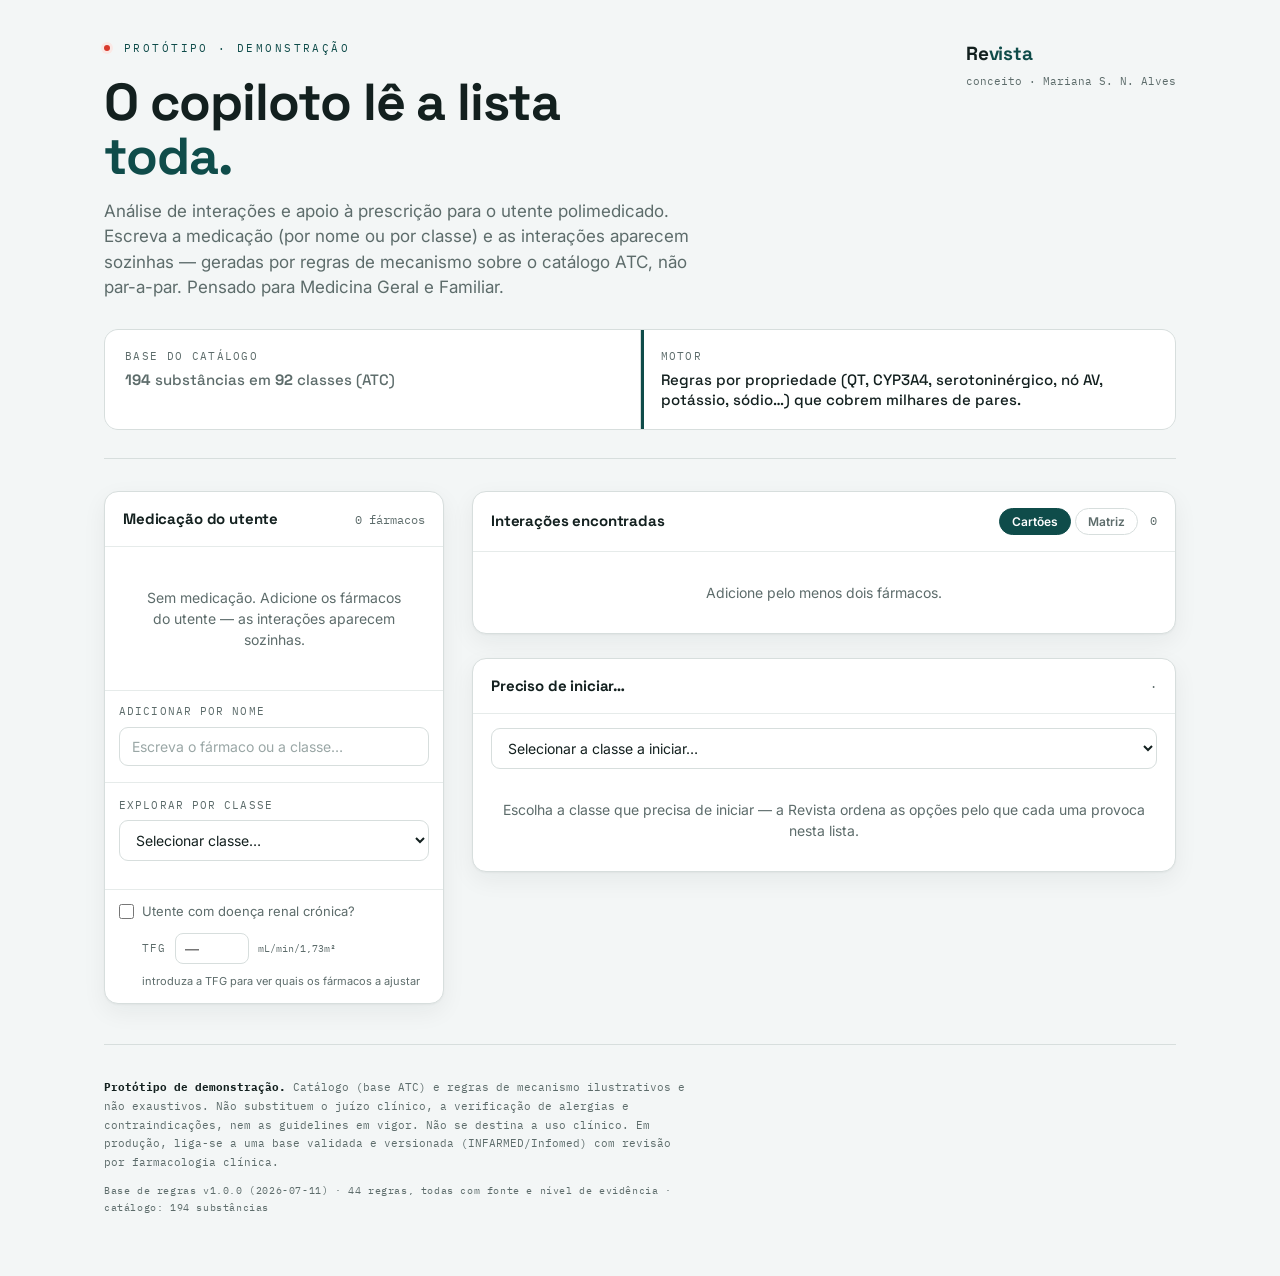
<file: index.html>
<!DOCTYPE html>
<html lang="pt">
<head>
<meta charset="UTF-8">
<meta name="viewport" content="width=device-width, initial-scale=1.0">
<title>Revista — análise de interações em polimedicação</title>
<meta name="description" content="Protótipo de análise de interações medicamentosas e apoio à prescrição para o utente polimedicado. Motor por mecanismo sobre o catálogo ATC. Pensado para Medicina Geral e Familiar.">
<link rel="preconnect" href="https://fonts.googleapis.com">
<link rel="preconnect" href="https://fonts.gstatic.com" crossorigin>
<link href="https://fonts.googleapis.com/css2?family=Space+Grotesk:wght@400;500;700&family=Inter:wght@400;500;600&family=IBM+Plex+Mono:wght@400;500&display=swap" rel="stylesheet">
<link rel="stylesheet" href="css/styles.css">
<style>
  .clsline{font-family:"IBM Plex Mono",monospace;font-size:10px;color:var(--muted);text-transform:uppercase;letter-spacing:.06em}
  .browserow{padding:14px 14px 16px;border-top:1px solid var(--line-soft)}
  .browserow label{font-family:"IBM Plex Mono",monospace;font-size:11px;letter-spacing:.1em;text-transform:uppercase;color:var(--muted);display:block;margin-bottom:7px}
  .clsmembers{margin-top:12px;display:flex;flex-direction:column;gap:6px;max-height:280px;overflow-y:auto}
  .clsmember{display:flex;align-items:center;gap:10px;padding:7px 9px;border:1px solid var(--line-soft);border-radius:9px}
  .clsmember .t{flex:1;font-size:14px;font-weight:500}
  .clsmember .add{border:0;background:var(--petrol-soft);color:var(--petrol);font-weight:600;
    border-radius:7px;padding:5px 11px;cursor:pointer;font-family:"Inter",sans-serif;font-size:13px}
  .clsmember .add:hover{background:var(--petrol);color:#fff}
  .clsmember .add[disabled]{opacity:.45;cursor:default;background:var(--paper)}
  .med .name{display:inline-flex;align-items:center}
  /* dois avisos distintos pela FORMA (não só pela cor): triângulo = uso agudo; selo TFG = ajuste renal */
  .warn{position:relative;display:inline-flex;vertical-align:middle;margin-left:8px;cursor:help;color:#B45309}
  .warn svg{width:15px;height:15px;display:block}
  .renal{position:relative;display:inline-flex;align-items:center;vertical-align:middle;margin-left:8px;cursor:help;
    font-family:"IBM Plex Mono",monospace;font-size:9px;font-weight:600;letter-spacing:.06em;text-transform:none;
    color:var(--petrol);background:var(--petrol-soft);border:1px solid #cfe0dd;border-radius:5px;padding:1px 5px}
  .warn .tip,.renal .tip{position:absolute;top:calc(100% + 9px);left:-4px;z-index:30;width:270px;
    background:#1F2937;color:#fff;font-family:"Inter",sans-serif;font-size:12px;line-height:1.45;
    font-weight:400;text-transform:none;letter-spacing:normal;padding:9px 11px;border-radius:9px;
    box-shadow:0 8px 24px rgba(0,0,0,.22);opacity:0;visibility:hidden;transition:opacity .12s ease;pointer-events:none}
  .warn .tip::after,.renal .tip::after{content:"";position:absolute;bottom:100%;left:12px;border:6px solid transparent;border-bottom-color:#1F2937}
  .warn:hover .tip,.renal:hover .tip{opacity:1;visibility:visible}
  /* alternador de vistas + glifo dentro da célula (cor + forma) */
  .viewtog{display:inline-flex;gap:4px;margin-right:12px}
  .viewtog button{font-family:"Inter",sans-serif;font-size:12px;font-weight:600;border:1px solid var(--line);
    background:#fff;color:var(--muted);padding:5px 12px;border-radius:16px;cursor:pointer}
  .viewtog button.on{background:var(--petrol);color:#fff;border-color:var(--petrol)}
  .hdrright{display:flex;align-items:center}
  .cell .g{display:block;line-height:30px;text-align:center;color:#fff;font-size:8px;
    letter-spacing:.5px;font-family:"IBM Plex Mono",monospace}
  .hidden{display:none}
  .listnote{padding:14px 18px 0;font-family:"IBM Plex Mono",monospace;font-size:10px;
    letter-spacing:.1em;text-transform:uppercase;color:var(--muted)}
  /* contexto do doente — secundário: discreto, no fim do painel, desligado por omissão */
  .drcrow{padding:12px 14px 14px;border-top:1px solid var(--line-soft)}
  .drctick{display:flex;align-items:center;gap:8px;cursor:pointer;font-size:13px;color:var(--muted)}
  .drctick input{width:15px;height:15px;accent-color:var(--petrol);cursor:pointer;margin:0}
  .drctick:hover span{color:var(--ink)}
  .drcbody{display:flex;align-items:center;gap:9px;flex-wrap:wrap;margin-top:11px;padding-left:23px}
  .drcbody label{font-family:"IBM Plex Mono",monospace;font-size:11px;letter-spacing:.1em;
    text-transform:uppercase;color:var(--muted)}
  .drcbody input{width:74px;padding:6px 9px;border:1px solid var(--line);border-radius:8px;
    font-family:"Inter",sans-serif;font-size:14px;font-weight:600;color:var(--ink);background:#fff}
  .drcbody input:focus{outline:2px solid var(--petrol);outline-offset:-1px}
  .tfgunit{font-family:"IBM Plex Mono",monospace;font-size:10px;color:var(--muted)}
  .tfghint{flex:1 0 100%;font-size:11px;color:var(--muted)}
  /* selo TFG aceso: o ajuste aplica-se MESMO a este doente */
  .renal.on{color:#B42318;background:#FEF3F2;border-color:#FECDCA}
  /* apoio à prescrição */
  .startrow{padding:14px 18px 0}
  .sevbar.ok{background:var(--petrol)}
  .sevtag.v-preferir{color:var(--petrol);background:var(--petrol-soft);border:1px solid #cfe0dd}
  .sevtag.v-cautela{color:var(--moderate-text);background:var(--moderate-bg);border:1px solid var(--moderate-bd)}
  .sevtag.v-evitar{color:var(--major-text);background:var(--major-bg);border:1px solid var(--major-bd)}
  .newlist{margin:7px 0 0;padding:0;list-style:none;display:flex;flex-direction:column;gap:5px}
  .newlist li{font-size:13px;color:var(--ink);line-height:1.45}
  .sevdots.major{color:var(--major)}.sevdots.moderate{color:var(--moderate)}.sevdots.minor{color:var(--minor)}
  .renalnote{margin-top:7px}
  /* proveniência — fonte + nível de evidência, no próprio cartão */
  .prov{display:flex;align-items:center;gap:8px;flex-wrap:wrap;margin:9px 0 0;
    padding-top:8px;border-top:1px dashed var(--line-soft)}
  .prov .ev{font-family:"IBM Plex Mono",monospace;font-size:9px;letter-spacing:.06em;
    text-transform:uppercase;padding:2px 6px;border-radius:5px;font-weight:600}
  .ev-consenso{color:var(--petrol);background:var(--petrol-soft);border:1px solid #cfe0dd}
  .ev-provável{color:var(--moderate-text);background:var(--moderate-bg);border:1px solid var(--moderate-bd)}
  .ev-incerto{color:var(--minor-text);background:var(--minor-bg);border:1px solid var(--minor-bd)}
  .prov .src{font-family:"IBM Plex Mono",monospace;font-size:10px;color:var(--muted)}
  .rbstamp{font-family:"IBM Plex Mono",monospace;font-size:10px;color:var(--muted);
    letter-spacing:.06em;margin-top:10px;display:block}
</style>
</head>
<body>
<div class="wrap">

  <header>
    <div class="brandrow">
      <div>
        <div class="eyebrow"><span class="dot"></span> Protótipo · demonstração</div>
        <h1>O copiloto lê a lista <span class="accent">toda.</span></h1>
        <p class="lede">Análise de interações e apoio à prescrição para o utente polimedicado. Escreva a medicação (por nome ou por classe) e as interações aparecem sozinhas — geradas por regras de mecanismo sobre o catálogo ATC, não par-a-par. Pensado para Medicina Geral e Familiar.</p>
      </div>
      <div>
        <div class="wordmark">Re<span>vista</span></div>
        <div class="byline">conceito · Mariana S. N. Alves</div>
      </div>
    </div>
    <div class="strip">
      <div class="them">
        <div class="k">Base do catálogo</div>
        <div class="v"><b id="nSubs">…</b> substâncias em <b id="nCls">…</b> classes (ATC)</div>
      </div>
      <div class="us">
        <div class="k">Motor</div>
        <div class="v">Regras por propriedade (QT, CYP3A4, serotoninérgico, nó AV, potássio, sódio…) que cobrem milhares de pares.</div>
      </div>
    </div>
  </header>

  <div class="grid">

    <!-- LEFT -->
    <div class="panel">
      <div class="panel-h"><h2>Medicação do utente</h2><span class="count" id="medCount">0</span></div>
      <div class="meds" id="medList"></div>
      <div class="addrow">
        <label for="acInput">Adicionar por nome</label>
        <input class="ac-input" id="acInput" type="text" autocomplete="off" placeholder="Escreva o fármaco ou a classe…" aria-expanded="false" role="combobox" aria-controls="acList">
        <div class="ac-list" id="acList" role="listbox"></div>
      </div>
      <div class="browserow">
        <label for="clsSel">Explorar por classe</label>
        <select class="qsel" id="clsSel" style="width:100%"></select>
        <div class="clsmembers" id="clsMembers"></div>
      </div>

      <!-- contexto do doente: opcional, discreto, fora do fluxo principal -->
      <div class="drcrow">
        <label class="drctick">
          <input type="checkbox" id="drcTick">
          <span>Utente com doença renal crónica?</span>
        </label>
        <div class="drcbody hidden" id="drcBody">
          <label for="tfgInput">TFG</label>
          <input id="tfgInput" type="number" min="1" max="150" step="1" placeholder="—" inputmode="numeric">
          <span class="tfgunit">mL/min/1,73m²</span>
          <span class="tfghint" id="tfgHint">introduza a TFG para ver quais os fármacos a ajustar</span>
        </div>
      </div>
    </div>

    <!-- RIGHT -->
    <div class="rightcol">
      <div class="panel">
        <div class="panel-h">
          <h2>Interações encontradas</h2>
          <span class="hdrright">
            <span class="viewtog">
              <button id="btnCards" class="on" type="button">Cartões</button>
              <button id="btnMatrix" type="button">Matriz</button>
            </span>
            <span class="count" id="findCount">·</span>
          </span>
        </div>

        <!-- vista: cartões -->
        <div class="findings" id="findings"></div>

        <!-- vista: matriz (mesmos dados do motor) -->
        <div id="matrixWrap" class="hidden">
          <div class="matrix-body" id="matrixBox"></div>
          <div class="legend">
            <span><i style="background:var(--major)"></i> ●●● Maior · evitar</span>
            <span><i style="background:var(--moderate)"></i> ●● Moderada · monitorizar</span>
            <span><i style="background:var(--minor)"></i> ● Menor · vigiar</span>
            <span><i style="background:#eef2f1"></i> Sem interação conhecida</span>
          </div>
          <div class="findings" id="mxDetail"></div>
          <div class="findings" id="mxList"></div>
        </div>
      </div>

      <!-- apoio à prescrição: qual o mais seguro PARA ESTA LISTA -->
      <div class="panel">
        <div class="panel-h"><h2>Preciso de iniciar…</h2><span class="count" id="startCount">·</span></div>
        <div class="startrow">
          <select class="qsel" id="startSel" style="width:100%"></select>
        </div>
        <div class="findings" id="startOut"></div>
      </div>

      <!-- secundário: só aparece se o utente tiver DRC e houver TFG -->
      <div class="panel hidden" id="renalPanel">
        <div class="panel-h"><h2>Ajuste à função renal</h2><span class="count" id="renalCount">·</span></div>
        <div class="findings" id="renalBox"></div>
      </div>
    </div>

  </div>

  <footer>
    <p class="disc"><b>Protótipo de demonstração.</b> Catálogo (base ATC) e regras de mecanismo ilustrativos e não exaustivos. Não substituem o juízo clínico, a verificação de alergias e contraindicações, nem as guidelines em vigor. Não se destina a uso clínico. Em produção, liga-se a uma base validada e versionada (INFARMED/Infomed) com revisão por farmacologia clínica.
    <span class="rbstamp" id="rbStamp">·</span></p>
  </footer>

</div>

<script src="js/catalog.js"></script>
<script src="js/engine.js"></script>
<script>
/* ===== índice de substâncias ===== */
const $ = s => document.querySelector(s);
const INDEX = [];               // {a, d, p, cls, grupo}
CATALOG.forEach(c => c.s.forEach(s => INDEX.push({a:s.a, d:s.d, p:s.p, cls:c.n, grupo:c.g, grupoNome:c.gn, atcCls:c.c})));
$("#nSubs").textContent = INDEX.length;
$("#nCls").textContent = CATALOG.length;

/* carimbo da versão: qualquer decisão é rastreável à base de regras que a produziu */
const nRegras = Object.keys(RULE_META).length;
$("#rbStamp").textContent =
  `Base de regras v${RULEBASE.version} (${RULEBASE.date}) · ${nRegras} regras, todas com fonte e nível de evidência · catálogo: ${INDEX.length} substâncias`;

/* a página abre vazia — é o médico que preenche a medicação */
let patient = [];

/* fármacos tipicamente de uso agudo/pontual — não habituais como medicação crónica.
   Sinalizados para revisão (indicação/duração; AINE = potencialmente inapropriado
   no idoso/polimedicado, critérios STOPP). Prefixos de classe ATC. */
const ACUTO_PREFIX = ["M01A", "J01", "J02", "N02CC", "P01AB", "M04AC"];
const isAcuto = s => ACUTO_PREFIX.some(p => (s.atcCls||"").startsWith(p));
const WARN_SVG = `<span class="warn" aria-label="Rever: uso tipicamente agudo"><svg viewBox="0 0 24 24" fill="none" stroke="currentColor" stroke-width="2" stroke-linecap="round" stroke-linejoin="round"><path d="M10.29 3.86 1.82 18a2 2 0 0 0 1.71 3h16.94a2 2 0 0 0 1.71-3L13.71 3.86a2 2 0 0 0-3.42 0z"/><line x1="12" y1="9" x2="12" y2="13"/><line x1="12" y1="17" x2="12.01" y2="17"/></svg><span class="tip">Fármaco tipicamente de uso agudo/pontual — não habitual como medicação crónica. Rever indicação e duração.</span></span>`;

/* ===== ajuste à função renal (TFG, mL/min/1,73m²) =====
   Selo "TFG" — distinto do triângulo pela FORMA, não só pela cor.
   Conteúdo clínico ilustrativo; a validar por farmacologia clínica. */
const RENAL = {
  // Metabolismo
  A10BA02:{lim:45, ci:30, txt:"Reduzir se TFG 30–45 (máx. 1000 mg/dia); contraindicada se TFG < 30. Suspender em doença aguda ou desidratação.", src:"FDA/EMA (relabel 2016)", ev:"consenso"},
  A10BB09:{lim:30, txt:"Sulfonilureia preferida na DRC (metabolitos inativos). Precaução se TFG < 30 — usar a dose mínima eficaz.", src:"RCM; Renal Drug Handbook", ev:"consenso"},
  A10BB12:{lim:30, ci:30, txt:"Evitar se TFG < 30 — risco de hipoglicemia prolongada.", src:"RCM; Renal Drug Handbook", ev:"consenso"},
  A10BB01:{lim:60, ci:60, txt:"Evitar na doença renal crónica — metabolitos ativos, hipoglicemia grave e prolongada.", src:"RCM; STOPP", ev:"provável"},
  A10BH01:{lim:45, txt:"Reduzir: 50 mg se TFG 30–45; 25 mg se TFG < 30.", src:"RCM; Renal Drug Handbook", ev:"consenso"},
  A10BH02:{lim:50, txt:"Reduzir para 50 mg/dia se TFG < 50.", src:"RCM; Renal Drug Handbook", ev:"consenso"},
  A10BH03:{lim:45, txt:"Reduzir para 2,5 mg/dia se TFG < 45.", src:"RCM; Renal Drug Handbook", ev:"consenso"},
  A10BK01:{lim:45, txt:"Distinguir a INDICAÇÃO: a eficácia glicémica cai com TFG < 45, mas a nefro/cardioproteção mantém-se até TFG ~20–25 (DAPA-CKD; KDIGO 2022) — não suspender por TFG baixa se a indicação for nefroproteção. Suspender em doença aguda (cetoacidose euglicémica).", src:"DAPA-CKD; KDIGO 2022", ev:"consenso"},
  A10BK03:{lim:45, txt:"Distinguir a INDICAÇÃO: a eficácia glicémica cai com TFG < 45, mas a nefro/cardioproteção mantém-se até TFG ~20–25 (EMPA-KIDNEY; KDIGO 2022) — não suspender por TFG baixa se a indicação for nefroproteção. Suspender em doença aguda (cetoacidose euglicémica).", src:"EMPA-KIDNEY; KDIGO 2022", ev:"consenso"},
  A10BK02:{lim:45, txt:"Distinguir a INDICAÇÃO: a eficácia glicémica cai com TFG < 45, mas a nefro/cardioproteção mantém-se até TFG ~20–25 (CREDENCE; KDIGO 2022) — não suspender por TFG baixa se a indicação for nefroproteção. Suspender em doença aguda (cetoacidose euglicémica).", src:"CREDENCE; KDIGO 2022", ev:"consenso"},
  A10AE04:{lim:60, txt:"As necessidades de insulina descem com a TFG — titular pela glicemia e vigiar hipoglicemia (sem limiar fixo).", src:"RCM", ev:"provável"},
  A10AB05:{lim:60, txt:"As necessidades de insulina descem com a TFG — titular pela glicemia e vigiar hipoglicemia (sem limiar fixo).", src:"RCM", ev:"provável"},
  A10AB01:{lim:60, txt:"As necessidades de insulina descem com a TFG — titular pela glicemia e vigiar hipoglicemia (sem limiar fixo).", src:"RCM", ev:"provável"},
  A02BA03:{lim:50, txt:"Reduzir a dose (~50 %) se TFG < 50.", src:"RCM; Renal Drug Handbook", ev:"consenso"},
  A03FA01:{lim:40, txt:"Reduzir a dose em 50 % se TFG < 40. A restrição dominante é a DURAÇÃO: máximo 5 dias (EMA 2013).", src:"EMA 2013; RCM", ev:"provável"},
  A07EC01:{lim:60, txt:"Precaução na insuficiência renal — vigiar função renal e assegurar hidratação.", src:"RCM", ev:"incerto"},
  // Anticoagulantes e antiagregantes
  B01AF02:{lim:30, ci:15, txt:"Reduzir para 2,5 mg 2×/dia se ≥ 2 de: idade ≥ 80, peso ≤ 60 kg, creatinina ≥ 1,5 mg/dL. Evitar se TFG < 15.", src:"RCM; Renal Drug Handbook", ev:"consenso"},
  B01AF01:{lim:50, ci:15, txt:"15 mg/dia se TFG 15–49 (FA). Evitar se TFG < 15.", src:"RCM; Renal Drug Handbook", ev:"consenso"},
  B01AF03:{lim:50, hi:95, ci:15, txt:"30 mg/dia se TFG 15–50. Evitar se TFG < 15 — e também se TFG > 95 (eficácia reduzida na FA; aviso FDA).", src:"Aviso FDA (TFG > 95); RCM", ev:"consenso"},
  B01AE07:{lim:50, ci:30, txt:"Excreção renal ~80 % — reduzir se TFG 30–50; contraindicado se TFG < 30.", src:"RCM; Renal Drug Handbook", ev:"consenso"},
  B01AB05:{lim:30, txt:"Se TFG < 30: 1 mg/kg uma vez por dia (em vez de 2×/dia) — acumulação e risco hemorrágico.", src:"RCM; Renal Drug Handbook", ev:"consenso"},
  B01AB04:{lim:30, txt:"Acumula menos que a enoxaparina na DRC — preferível com TFG baixa; vigiar anti-Xa se TFG < 30.", src:"RCM; Renal Drug Handbook", ev:"consenso"},
  // Cardiovascular
  C01AA05:{lim:60, txt:"Manutenção 0,0625–0,125 mg/dia na DRC; alvo de digoxinemia 0,5–0,9 ng/mL. Vigiar níveis e função renal.", src:"RCM; Renal Drug Handbook", ev:"consenso"},
  C07AB03:{lim:35, txt:"Excreção renal — reduzir a dose se TFG < 35.", src:"RCM; Renal Drug Handbook", ev:"consenso"},
  C07AB07:{lim:20, txt:"Máximo 10 mg/dia se TFG < 20.", src:"RCM; Renal Drug Handbook", ev:"consenso"},
  C03AA03:{lim:30, txt:"Ineficaz como anti-hipertensor se TFG < 30 — preferir diurético de ansa.", src:"RCM; Renal Drug Handbook", ev:"consenso"},
  C03BA11:{lim:30, txt:"Ineficaz como anti-hipertensor se TFG < 30 — preferir diurético de ansa.", src:"RCM; Renal Drug Handbook", ev:"consenso"},
  C10AB05:{lim:60, ci:30, txt:"Reduzir se TFG < 60; evitar se TFG < 30 — acumula e aumenta o risco de miopatia.", src:"RCM; Renal Drug Handbook", ev:"consenso"},
  C03DA01:{lim:30, ci:30, txt:"Risco de hipercaliemia — evitar se TFG < 30; vigiar K⁺ apertadamente.", src:"RCM; Renal Drug Handbook", ev:"consenso"},
  C03DA04:{lim:30, ci:30, txt:"Risco de hipercaliemia — evitar se TFG < 30; vigiar K⁺.", src:"RCM; Renal Drug Handbook", ev:"consenso"},
  C10AA07:{lim:60, txt:"Máx. 20 mg/dia se TFG < 60; iniciar 5 mg e evitar doses altas se TFG < 30.", src:"RCM; Renal Drug Handbook", ev:"consenso"},
  // Gota e imunossupressores
  M04AA01:{lim:60, txt:"Iniciar 50–100 mg/dia e titular pela uricemia (alvo < 6 mg/dL), mesmo na DRC — a abordagem de «teto renal» está desatualizada (ACR 2020). Vigiar hipersensibilidade.", src:"ACR 2020", ev:"consenso"},
  M04AA03:{lim:30, txt:"Precaução se TFG < 30 — dados limitados.", src:"RCM; Renal Drug Handbook", ev:"consenso"},
  M04AC01:{lim:30, ci:30, txt:"Reduzir a dose; evitar se TFG < 30 — risco de toxicidade grave.", src:"RCM; Renal Drug Handbook", ev:"consenso"},
  L01BA01:{lim:60, ci:30, txt:"Contraindicado se TFG < 30; reduzir dose e vigiar toxicidade medular.", src:"RCM; Renal Drug Handbook", ev:"consenso"},
  L04AX01:{lim:30, txt:"Reduzir ~25 % se TFG < 30 — mas o determinante maior da toxicidade é o estado TPMT/NUDT15 e a co-prescrição de alopurinol/febuxostato, não a TFG.", src:"RCM; Stockley's", ev:"incerto"},
  L01BB02:{lim:30, txt:"Reduzir ~25 % se TFG < 30 — mas o determinante maior da toxicidade é o estado TPMT/NUDT15 e a co-prescrição de alopurinol/febuxostato, não a TFG.", src:"RCM; Stockley's", ev:"incerto"},
  // Neuro
  N03AX12:{lim:60, txt:"Ajuste marcado à TFG — risco de sedação e mioclonias se não reduzida.", src:"RCM; Renal Drug Handbook", ev:"consenso"},
  N03AX16:{lim:60, txt:"Ajustar a dose à TFG.", src:"RCM; Renal Drug Handbook", ev:"consenso"},
  N03AX14:{lim:50, txt:"Ajustar a dose à TFG.", src:"RCM; Renal Drug Handbook", ev:"consenso"},
  N03AX11:{lim:70, txt:"Reduzir a dose em 50 % se TFG < 70 (reduzir, não suspender).", src:"RCM; Renal Drug Handbook", ev:"consenso"},
  N05AN01:{lim:60, txt:"Excreção renal — vigiar litemia e função renal; evitar na DRC avançada.", src:"RCM; Renal Drug Handbook", ev:"consenso"},
  N02AA01:{lim:60, txt:"Metabolitos ativos acumulam-se — reduzir dose/aumentar intervalo; preferir alternativa se TFG < 30.", src:"RCM; Renal Drug Handbook", ev:"consenso"},
  N02AA05:{lim:30, txt:"Reduzir/espaçar apenas na DRC grave (TFG < 30) — acumula menos que a morfina.", src:"RCM; Stockley's", ev:"provável"},
  N02AX02:{lim:30, txt:"Aumentar o intervalo se TFG < 30 (máx. 200 mg/dia).", src:"RCM; Renal Drug Handbook", ev:"consenso"},
  N06AX21:{lim:30, ci:30, txt:"Evitar se TFG < 30.", src:"RCM; Renal Drug Handbook", ev:"consenso"},
  N06AX16:{lim:30, txt:"Reduzir a dose em 25–50 % se TFG < 30.", src:"RCM; Renal Drug Handbook", ev:"consenso"},
  // Anti-infecciosos
  J01XE01:{lim:45, ci:45, txt:"Contraindicada se TFG < 45 — ineficaz na urina e risco de neuropatia.", src:"BNF; RCM", ev:"provável"},
  J01MA02:{lim:30, txt:"Reduzir a dose se TFG < 30.", src:"RCM; Renal Drug Handbook", ev:"consenso"},
  J01MA12:{lim:50, txt:"Ajustar a dose se TFG < 50.", src:"RCM; Renal Drug Handbook", ev:"consenso"},
  J01MA06:{lim:30, txt:"Reduzir a dose se TFG < 30 — excreção renal. (A confirmar por farmacologia clínica.)", src:"RCM", ev:"incerto"},
  J01EE01:{lim:30, ci:15, txt:"Reduzir se TFG 15–30; evitar se TFG < 15. Risco de hipercaliemia.", src:"RCM; Renal Drug Handbook", ev:"consenso"},
  J01CA04:{lim:30, txt:"Ajustar a dose se TFG < 30.", src:"RCM; Renal Drug Handbook", ev:"consenso"},
  J01CR02:{lim:30, txt:"Ajustar a dose se TFG < 30.", src:"RCM; Renal Drug Handbook", ev:"consenso"},
  J01DC02:{lim:30, txt:"Ajustar a dose se TFG < 30.", src:"RCM; Renal Drug Handbook", ev:"consenso"},
  J01FA09:{lim:30, txt:"Reduzir a dose (~50 %) se TFG < 30.", src:"RCM; Renal Drug Handbook", ev:"consenso"},
  J02AC01:{lim:50, txt:"Reduzir a dose (~50 %) se TFG < 50.", src:"RCM; Renal Drug Handbook", ev:"consenso"},
  J05AB01:{lim:60, txt:"Ajustar dose/intervalo à TFG — risco de neurotoxicidade e nefrotoxicidade.", src:"RCM; Renal Drug Handbook", ev:"consenso"},
  J05AB11:{lim:60, txt:"Ajustar dose/intervalo à TFG — risco de neurotoxicidade.", src:"RCM; Renal Drug Handbook", ev:"consenso"},
  // Osso e alergia
  M05BA04:{lim:35, ci:35, txt:"Contraindicado se TFG < 35.", src:"RCM; Renal Drug Handbook", ev:"consenso"},
  M05BA08:{lim:35, ci:35, txt:"Contraindicado se TFG < 35.", src:"RCM; Renal Drug Handbook", ev:"consenso"},
  R06AE07:{lim:50, txt:"Reduzir a dose se TFG < 50.", src:"RCM; Renal Drug Handbook", ev:"consenso"},
  R06AE09:{lim:50, txt:"Reduzir a dose se TFG < 50.", src:"RCM; Renal Drug Handbook", ev:"consenso"},
  R06AX26:{lim:60, txt:"Reduzir a dose na insuficiência renal.", src:"RCM", ev:"incerto"},
};
/* ===== contexto do doente (SECUNDÁRIO) =====
   O produto é o cruzamento de interações. O rim é contexto: por omissão está
   desligado e não gera um único pixel. Só quem marca "utente com DRC" o liga. */
let drc = false;      // o utente tem doença renal crónica?
let tfg = null;       // TFG em mL/min/1,73m² (null = por introduzir)

/** "none" | "unknown" | "contra" | "active" | "inactive"
 *  none     — sem DRC assinalada, ou fármaco sem ajuste → nada aparece
 *  unknown  — DRC assinalada mas sem TFG → sinaliza o fármaco, não decide por ele
 *  contra   — CONTRAINDICADO a esta TFG. Não é "ajustar": é "não usar".
 *  active   — a TFG deste doente aciona o AJUSTE de dose → é uma DECISÃO
 *  inactive — o fármaco exige ajuste, mas não a esta TFG → silêncio, não ruído   */
function renalState(s){
  const r = RENAL[s.a];
  if(!r || !drc) return "none";
  if(tfg === null) return "unknown";
  if(r.ci && tfg <= r.ci) return "contra";     // contraindicado — distinto de ajustar
  if(r.hi && tfg > r.hi) return "active";      // ex.: edoxabano com TFG > 95
  return tfg <= r.lim ? "active" : "inactive";
}
const renalOn = st => st === "active" || st === "contra";
function renalBadge(s){
  const st = renalState(s);
  if(st === "none" || st === "inactive") return "";
  const r = RENAL[s.a];
  const head = st === "contra" ? `<b>Contraindicado com TFG ${tfg}.</b> `
             : st === "active" ? `<b>Ajustar à função renal (TFG ${tfg}).</b> `
             : `<b>Ajuste à função renal.</b> `;
  return `<span class="renal${renalOn(st)?" on":""}" aria-label="Ajuste à função renal">TFG<span class="tip">${head}${r.txt}</span></span>`;
}
/** alertas renais acionados pela TFG do doente (ajuste ou contraindicação) */
const renalAtivos = () => tfg === null ? [] : patient.filter(s => renalOn(renalState(s)));

/* ===== etiquetas de classe para leitura rápida (singular, fundidas) ===== */
/* nome do grupo ATC (override do que vem do catálogo) */
const GRUPO_LBL = { A: "Tubo gastrointestinal e metabolismo" };
const grupoNome = g => GRUPO_LBL[g] || GRUPOS[g];

/* etiqueta por código de classe ATC */
const CLS_LABEL = {
  A02BA:"Antagonista H2", A02BC:"IBP", A03FA:"Procinético", A06AD:"Laxante osmótico",
  A07EC:"Aminossalicilato", A10A:"Insulina", A10BA:"Biguanida", A10BB:"Sulfonilureia",
  A10BH:"Gliptina", A10BJ:"Agonista GLP-1", A10BK:"Gliflozina", A11CC:"Vitamina D",
  B01AA:"Antagonista da vitamina K", B01AB:"Heparina BPM", B01AC:"Antiagregante",
  B01AE:"Inibidor direto da trombina", B01AF:"Inibidor do fator Xa", B03A:"Ferro",
  B03B:"Vitamina B12/ácido fólico",
  C01AA:"Digitálico", C01BC:"Antiarrítmico classe Ic", C01BD:"Antiarrítmico classe III",
  C01DA:"Nitrato", C03AA:"Tiazida", C03CA:"Diurético de ansa",
  C03DA:"Diurético poupador de potássio", C07AA:"Beta-bloqueante não seletivo",
  C07AB:"Beta-bloqueante cardiosseletivo", C07AG:"Beta-bloqueante com bloqueio alfa",
  C08CA:"BCC di-hidropiridínico", C08DA:"BCC não di-hidropiridínico", C09AA:"IECA",
  C09CA:"ARA", C10AA:"Estatina", C10AB:"Fibrato", C10AX:"Outro modificador lipídico",
  G04BE:"Inibidor da PDE5", G04CA:"Alfa-bloqueante", G04CB:"Inibidor da 5-alfa-redutase",
  H02AB:"Corticosteroide sistémico", H03AA:"Hormona tiroideia", H03BB:"Antitiroideu",
  J01AA:"Tetraciclina", J01CA:"Penicilina de largo espectro", J01CF:"Penicilina antiestafilocócica",
  J01CR:"Penicilina + inibidor β-lactamase", J01DC:"Cefalosporina 2.ª geração",
  J01DD:"Cefalosporina 3.ª geração", J01EE:"Cotrimoxazol", J01FA:"Macrólido",
  J01FF:"Lincosamida", J01MA:"Fluoroquinolona", J01XE:"Nitrofurantoína",
  J02AC:"Antifúngico azólico", J05AB:"Antiviral (herpes)",
  L01BA:"Metotrexato", L04AX:"Tiopurina",
  M01AB:"AINE", M01AC:"AINE", M01AE:"AINE", M01AH:"AINE iCOX-2",
  M04AA:"Inibidor da xantina-oxidase", M04AC:"Colchicina", M05BA:"Bifosfonato",
  N02AA:"Opioide", N02AB:"Opioide", N02AX:"Opioide", N02BE:"Paracetamol", N02CC:"Triptano",
  N03AF:"Carbamazepina", N03AG:"Valproato", N03AX:"Outro antiepilético", N04BA:"Levodopa",
  N05AD:"Antipsicótico", N05AH:"Antipsicótico", N05AX:"Antipsicótico", N05AN:"Lítio",
  N05BA:"Benzodiazepina", N05BB:"Anti-histamínico sedativo", N05CF:"Hipnótico Z",
  N06AA:"Tricíclico", N06AB:"ISRS", N06AX:"Outro antidepressivo", N06DA:"Anticolinesterásico",
  P01AB:"Metronidazol",
  R03AC:"Broncodilatador β2", R03BA:"Corticosteroide inalado", R03BB:"Anticolinérgico inalado",
  R03DC:"Antileucotrieno", R06AA:"Anti-histamínico 1.ª geração",
  R06AE:"Anti-histamínico 2.ª geração", R06AX:"Anti-histamínico 2.ª geração",
};
/* override por substância (ATC5) — separar IRSN do saco "outros antidepressivos" */
const SUB_LABEL = { N06AX16:"IRSN", N06AX21:"IRSN" };  // venlafaxina, duloxetina
const dispClass = s => SUB_LABEL[s.a] || CLS_LABEL[s.atcCls] || (s.cls||"").replace(/\s*\(.*?\)\s*/g,"").trim();

const inList = a => patient.some(s => s.a === a);
function addByAtc(a){ const s=INDEX.find(x=>x.a===a); if(s && !inList(a)){ patient.push(s); render(); } }
function removeByAtc(a){ patient = patient.filter(s => s.a !== a); render(); }

/* ===== render ===== */
function render(){
  // lista
  const ml = $("#medList"); ml.innerHTML = "";
  if(patient.length === 0){
    ml.innerHTML = `<div class="empty">Sem medicação. Adicione os fármacos do utente — as interações aparecem sozinhas.</div>`;
  } else patient.forEach(s => {
    const row = document.createElement("div"); row.className = "med";
    row.innerHTML = `<span class="body"><span class="name">${s.d}${isAcuto(s)?WARN_SVG:""}${renalBadge(s)}</span>
      <span class="clsline">${dispClass(s)}</span></span>
      <button class="rm" title="Remover" data-a="${s.a}">×</button>`;
    ml.appendChild(row);
  });
  $("#medCount").textContent = patient.length + (patient.length===1?" fármaco":" fármacos");

  // interações — uma só fonte de verdade (o motor), duas vistas
  const findings = analyze(patient.map(s => ({d:s.d, p:s.p})));
  const fbox = $("#findings");
  if(patient.length < 2) fbox.innerHTML = `<div class="empty">Adicione pelo menos dois fármacos.</div>`;
  else if(findings.length === 0) fbox.innerHTML = `<div class="empty">Nenhuma interação conhecida nesta lista.</div>`;
  else { fbox.innerHTML = ""; findings.forEach(f => fbox.appendChild(cardEl(f))); }

  const maj = findings.filter(f=>f.sev==="major").length;
  $("#findCount").textContent = findings.length===0 ? "0"
    : `${findings.length} ${findings.length===1?"interação":"interações"}${maj?` · ${maj} maior${maj>1?"es":""}`:""}`;

  renderRenal();
  renderMatrix(findings);
  renderClassMembers();
  if (typeof renderStart === "function") renderStart();   // recalcula as sugestões
  bind();
}

/* ===== ajustes renais acionados pela TFG deste doente ===== */
function renderRenal(){
  const panel = $("#renalPanel"), box = $("#renalBox");
  const ativos = renalAtivos();
  const mostrar = drc && tfg !== null && patient.length > 0;
  panel.classList.toggle("hidden", !mostrar);
  if(!mostrar) return;

  $("#renalCount").textContent = ativos.length === 0
    ? "nenhum ajuste a esta TFG"
    : `${ativos.length} ${ativos.length===1?"fármaco a ajustar":"fármacos a ajustar"}`;

  if(ativos.length === 0){
    box.innerHTML = `<div class="empty">Nenhum fármaco desta lista exige ajuste com TFG ${tfg}.</div>`;
    return;
  }
  box.innerHTML = "";
  // contraindicados primeiro — "não usar" pesa mais do que "ajustar"
  const ord = ativos.slice().sort((a,b) =>
    (renalState(b) === "contra") - (renalState(a) === "contra"));
  ord.forEach(s => {
    const ci = renalState(s) === "contra";
    const r  = RENAL[s.a];
    const card = document.createElement("div"); card.className = "fcard";
    card.innerHTML = `<div class="sevbar ${ci?"major":"moderate"}"></div><div class="fbody">
      <div class="ftop"><span class="pair">${s.d}</span>
        <span class="sevtag ${ci?"major":"moderate"}"><span class="sevdots" aria-hidden="true">${ci?"●●●":"●●"}</span>${ci?"Contraindicado":"Ajustar"}</span></div>
      <p class="action"><b>Conduta:</b> ${r.txt}</p>
      <p class="prov"><span class="ev ev-${r.ev}">${r.ev}</span><span class="src">${r.src}</span></p></div>`;
    box.appendChild(card);
  });
}

/* ===================================================================
   APOIO À PRESCRIÇÃO — "preciso de iniciar um X: qual o mais seguro?"
   Não é uma base de dados nova: é o MESMO motor, corrido em simulação.
   Para cada candidato da classe, calcula analyze(lista + candidato) e
   fica só com o que é NOVO — os achados que aquele fármaco traria.
   =================================================================== */
const chave = f => `${f.a}|${f.b}|${f.mech}`;

function simular(cand){
  const base  = new Set(analyze(patient.map(s => ({d:s.d, p:s.p}))).map(chave));
  const comEle = analyze([...patient, cand].map(s => ({d:s.d, p:s.p})));
  const novos = comEle.filter(f => !base.has(chave(f)));   // apanha pares E achados de lista
  const n = sev => novos.filter(f => f.sev === sev).length;
  const rst   = renalState(cand);
  const contra = rst === "contra";                          // não usar neste doente
  const ajuste = rst === "active";                          // usar, mas ajustar a dose
  const maj = n("major"), mod = n("moderate"), min = n("minor");
  // um fármaco contraindicado pelo rim é para EVITAR, não é "cautela"
  const verdito = (maj || contra) ? "evitar"
                : (mod || ajuste || min) ? "cautela"
                : "preferir";
  return { cand, novos, maj, mod, min, contra, ajuste, verdito,
           score: [maj + (contra ? 1 : 0), mod, ajuste ? 1 : 0, min] };
}

const startSel = $("#startSel");
/* NOTA: só pode correr depois de DISPLAY_CLASSES existir — é chamada no fim do script. */
function fillStart(){
  const byGroup = {};
  Object.keys(DISPLAY_CLASSES).forEach(l => (byGroup[DISPLAY_CLASSES[l].g] = byGroup[DISPLAY_CLASSES[l].g]||[]).push(l));
  let html = `<option value="">Selecionar a classe a iniciar…</option>`;
  Object.keys(byGroup).sort().forEach(g => {
    html += `<optgroup label="${g} — ${grupoNome(g)}">`;
    byGroup[g].sort((a,b)=>a.localeCompare(b,"pt")).forEach(l => html += `<option value="${l}">${l}</option>`);
    html += `</optgroup>`;
  });
  startSel.innerHTML = html;
}
startSel.addEventListener("change", renderStart);

const VERD = { preferir:"Preferir", cautela:"Cautela", evitar:"Evitar" };

function renderStart(){
  const out = $("#startOut"), lbl = startSel.value;
  const cnt = $("#startCount");
  if(!lbl){ out.innerHTML = `<div class="empty">Escolha a classe que precisa de iniciar — a Revista ordena as opções pelo que cada uma provoca nesta lista.</div>`; cnt.textContent = "·"; return; }
  if(patient.length === 0){ out.innerHTML = `<div class="empty">Adicione primeiro a medicação do utente.</div>`; cnt.textContent = "·"; return; }

  const cands = DISPLAY_CLASSES[lbl].subs.filter(s => !inList(s.a));
  if(cands.length === 0){ out.innerHTML = `<div class="empty">Todas as substâncias desta classe já estão na lista.</div>`; cnt.textContent = "·"; return; }

  const res = cands.map(simular).sort((a,b) => {
    for(let i=0;i<4;i++) if(a.score[i] !== b.score[i]) return a.score[i] - b.score[i];
    return a.cand.d.localeCompare(b.cand.d,"pt");
  });

  const limpos = res.filter(r => r.verdito === "preferir").length;
  cnt.textContent = limpos ? `${limpos} sem interação nova` : "todas as opções têm ressalvas";

  out.innerHTML = "";
  res.forEach(r => {
    const card = document.createElement("div"); card.className = "fcard";
    const bar = r.verdito === "evitar" ? "major" : r.verdito === "cautela" ? "moderate" : "ok";
    const detalhe = r.novos.length
      ? `<ul class="newlist">` + r.novos.map(f =>
          `<li><span class="sevdots ${f.sev}" aria-hidden="true">${SEVDOTS[f.sev]}</span> ${f.b ? `com <b>${f.b === r.cand.d ? f.a : f.b}</b>: ` : ""}${f.mech}</li>`).join("") + `</ul>`
      : `<p class="mech">Não cria nenhuma interação nova nesta lista.</p>`;
    const notaRenal = (r.contra || r.ajuste)
      ? `<p class="action renalnote"><b>${r.contra ? `Contraindicado com TFG ${tfg}:` : `Ajustar à TFG ${tfg}:`}</b> ${RENAL[r.cand.a].txt}</p>` : "";
    card.innerHTML = `<div class="sevbar ${bar}"></div><div class="fbody">
      <div class="ftop"><span class="pair">${r.cand.d}</span>
        <span class="sevtag v-${r.verdito}">${VERD[r.verdito]}</span></div>
      ${detalhe}${notaRenal}</div>`;
    out.appendChild(card);
  });
}

/* contexto do doente — só liga se o médico o assinalar */
const drcTick = $("#drcTick"), tfgInput = $("#tfgInput");
drcTick.addEventListener("change", () => {
  drc = drcTick.checked;
  $("#drcBody").classList.toggle("hidden", !drc);
  if(!drc){ tfgInput.value = ""; tfg = null; }
  render();
});
tfgInput.addEventListener("input", () => {
  const v = parseInt(tfgInput.value, 10);
  tfg = (Number.isFinite(v) && v > 0 && v <= 150) ? v : null;
  $("#tfgHint").textContent = tfg === null
    ? "introduza a TFG para ver quais os fármacos a ajustar"
    : `a mostrar apenas os ajustes que se aplicam com TFG ${tfg}`;
  render();
});

/* severidade codificada 3× (texto + pontos + padrão/cor), nunca só pela cor */
const SEVLBL  = {major:"Maior", moderate:"Moderada", minor:"Menor"};
const SEVDOTS = {major:"●●●",   moderate:"●●",       minor:"●"};
const RANK    = {major:0, moderate:1, minor:2};

/* níveis de evidência — a ferramenta diz o que sabe E o quanto sabe */
const EV_LBL = { "consenso":"consenso", "provável":"provável", "incerto":"incerto" };

function cardEl(f){
  const card = document.createElement("div"); card.className = "fcard";
  const pairHtml = f.b ? `${f.a}<em>+</em>${f.b}` : `${f.a}`;
  // proveniência: a fonte e o nível de evidência viajam com o achado
  const prov = f.src ? `<p class="prov"><span class="ev ev-${f.ev}">${EV_LBL[f.ev]||f.ev}</span>
      <span class="src">${f.src}</span></p>` : "";
  card.innerHTML = `<div class="sevbar ${f.sev}"></div><div class="fbody">
    <div class="ftop"><span class="pair">${pairHtml}</span><span class="sevtag ${f.sev}"><span class="sevdots" aria-hidden="true">${SEVDOTS[f.sev]}</span>${SEVLBL[f.sev]}</span></div>
    <p class="mech">${f.mech}</p><p class="action"><b>Conduta:</b> ${f.act}</p>${prov}</div>`;
  return card;
}

/* ===== vista matriz — lê os mesmos achados do motor ===== */
const pairKey = (a,b) => [a,b].sort().join("||");
function renderMatrix(findings){
  const box = $("#matrixBox"), det = $("#mxDetail"), lst = $("#mxList");
  det.innerHTML = ""; lst.innerHTML = "";
  if(patient.length < 2){ box.innerHTML = `<div class="empty">Adicione pelo menos dois fármacos.</div>`; return; }

  // separar achados par-a-par dos achados sobre a lista inteira
  const pairMap = {}, listLevel = [];
  findings.forEach(f => {
    const isPair = f.b && patient.some(s => s.d === f.a) && patient.some(s => s.d === f.b);
    if(!isPair){ listLevel.push(f); return; }
    (pairMap[pairKey(f.a,f.b)] = pairMap[pairKey(f.a,f.b)] || []).push(f);
  });

  let html = '<table class="mx"><tr><td></td>';
  patient.forEach(s => html += `<td class="colh"><span>${s.d}</span></td>`);
  html += '</tr>';
  patient.forEach((r,i) => {
    html += `<tr><td class="rowh">${r.d}</td>`;
    patient.forEach((c,j) => {
      if(i === j){ html += '<td><div class="cell diag"></div></td>'; return; }
      const fs = pairMap[pairKey(r.d,c.d)] || [];
      if(!fs.length){ html += '<td><div class="cell clean"></div></td>'; return; }
      const best = fs.slice().sort((x,y)=>RANK[x.sev]-RANK[y.sev])[0];
      html += `<td><div class="cell ${best.sev}" data-k="${pairKey(r.d,c.d)}" title="${r.d} + ${c.d} — ${SEVLBL[best.sev]}"><span class="g" aria-hidden="true">${SEVDOTS[best.sev]}</span></div></td>`;
    });
    html += '</tr>';
  });
  box.innerHTML = html + '</table>';

  box.querySelectorAll(".cell[data-k]").forEach(el => el.onclick = () => {
    box.querySelectorAll(".cell").forEach(c => c.classList.remove("sel"));
    el.classList.add("sel");
    det.innerHTML = "";
    (pairMap[el.dataset.k] || []).forEach(f => det.appendChild(cardEl(f)));
  });

  if(listLevel.length){
    const note = document.createElement("div"); note.className = "listnote";
    note.textContent = "Achados sobre a lista inteira";
    lst.appendChild(note);
    listLevel.forEach(f => lst.appendChild(cardEl(f)));
  }
}

/* alternador de vistas */
const btnCards = $("#btnCards"), btnMatrix = $("#btnMatrix");
function setView(v){
  const matrix = v === "matrix";
  $("#findings").classList.toggle("hidden", matrix);
  $("#matrixWrap").classList.toggle("hidden", !matrix);
  btnCards.classList.toggle("on", !matrix);
  btnMatrix.classList.toggle("on", matrix);
}
btnCards.onclick  = () => setView("cards");
btnMatrix.onclick = () => setView("matrix");

/* ===== autocomplete por nome/classe ===== */
const acInput=$("#acInput"), acList=$("#acList");
let acMatches=[], acActive=-1;
function acQuery(){
  const q = acInput.value.trim().toLowerCase();
  acMatches = INDEX.filter(x => !inList(x.a))
    .filter(x => q==="" ? false : (x.d.toLowerCase().includes(q) || x.cls.toLowerCase().includes(q) || dispClass(x).toLowerCase().includes(q)))
    .sort((a,b)=>a.d.localeCompare(b.d,"pt")).slice(0,10);
  acActive=-1; drawAc(q);
}
function drawAc(q){
  if(document.activeElement!==acInput || acMatches.length===0){ acList.classList.remove("show"); return; }
  acList.innerHTML = acMatches.map((x,i)=>{
    let nm=x.d; const idx=nm.toLowerCase().indexOf(q);
    if(q && idx>=0) nm = nm.slice(0,idx)+"<b>"+nm.slice(idx,idx+q.length)+"</b>"+nm.slice(idx+q.length);
    return `<div class="ac-item${i===acActive?" active":""}" role="option" data-a="${x.a}">
      <span class="t">${nm}<small>${dispClass(x)}</small></span></div>`;
  }).join("");
  acList.classList.add("show"); acInput.setAttribute("aria-expanded","true");
  acList.querySelectorAll(".ac-item").forEach(el=>el.onmousedown=e=>{e.preventDefault();addByAtc(el.dataset.a);acInput.value="";acMatches=[];acList.classList.remove("show");acInput.focus();});
}
acInput.addEventListener("input", acQuery);
acInput.addEventListener("focus", acQuery);
acInput.addEventListener("blur", ()=>setTimeout(()=>acList.classList.remove("show"),120));
acInput.addEventListener("keydown", e=>{
  if(!acList.classList.contains("show")) return;
  if(e.key==="ArrowDown"){e.preventDefault();acActive=Math.min(acActive+1,acMatches.length-1);drawAc(acInput.value.trim().toLowerCase());}
  else if(e.key==="ArrowUp"){e.preventDefault();acActive=Math.max(acActive-1,0);drawAc(acInput.value.trim().toLowerCase());}
  else if(e.key==="Enter"){e.preventDefault();if(acActive>=0){addByAtc(acMatches[acActive].a);acInput.value="";acMatches=[];acList.classList.remove("show");}}
  else if(e.key==="Escape"){acList.classList.remove("show");}
});

/* ===== explorar por classe (agrupado pela etiqueta de leitura) ===== */
const clsSel = $("#clsSel");
/* etiqueta -> { g: grupo, subs: [substâncias] } */
const DISPLAY_CLASSES = {};
INDEX.forEach(s => {
  const lbl = dispClass(s);
  (DISPLAY_CLASSES[lbl] = DISPLAY_CLASSES[lbl] || { g:s.grupo, subs:[] }).subs.push(s);
});
(function fillClasses(){
  const byGroup = {};
  Object.keys(DISPLAY_CLASSES).forEach(lbl => (byGroup[DISPLAY_CLASSES[lbl].g] = byGroup[DISPLAY_CLASSES[lbl].g]||[]).push(lbl));
  let html = `<option value="">Selecionar classe…</option>`;
  Object.keys(byGroup).sort().forEach(g => {
    html += `<optgroup label="${g} — ${grupoNome(g)}">`;
    byGroup[g].sort((a,b)=>a.localeCompare(b,"pt")).forEach(lbl => html += `<option value="${lbl}">${lbl}</option>`);
    html += `</optgroup>`;
  });
  clsSel.innerHTML = html;
})();
clsSel.addEventListener("change", renderClassMembers);
function renderClassMembers(){
  const box = $("#clsMembers"); const lbl = clsSel.value;
  if(!lbl || !DISPLAY_CLASSES[lbl]){ box.innerHTML=""; return; }
  box.innerHTML = DISPLAY_CLASSES[lbl].subs.slice().sort((a,b)=>a.d.localeCompare(b.d,"pt")).map(s => {
    const on = inList(s.a);
    return `<div class="clsmember"><span class="t">${s.d}</span>
      <button class="add" data-a="${s.a}" ${on?"disabled":""}>${on?"na lista":"+ adicionar"}</button></div>`;
  }).join("");
  box.querySelectorAll(".add").forEach(b => { if(!b.disabled) b.onclick = ()=>addByAtc(b.dataset.a); });
}

function bind(){
  document.querySelectorAll(".rm").forEach(b => b.onclick = ()=>removeByAtc(b.dataset.a));
}

fillStart();   // depende de DISPLAY_CLASSES — tem de vir depois da secção "explorar por classe"
render();
</script>
</body>
</html>
</file>
<file: css/styles.css>
:root{
  --ink:#13201f; --paper:#f3f6f6; --card:#fff; --line:#d7dedd; --line-soft:#e6ebea;
  --muted:#5d6c6b; --petrol:#0f4c4a; --petrol-soft:#e3eceb;
  --major:#d8392b;--major-text:#a8261b;--major-bg:#fae8e5;--major-bd:#f0bbb3;
  --moderate:#dd8b2a;--moderate-text:#92600f;--moderate-bg:#fbf0df;--moderate-bd:#f0d4a2;
  --minor:#7A8AA6;--minor-text:#3F4E66;--minor-bg:#EEF1F6;--minor-bd:#CBD4E1;
  --good:#2f7a55;--good-bg:#e6f1ea;--good-bd:#bcdcc8;
  --shadow:0 1px 2px rgba(19,32,31,.04),0 8px 24px rgba(19,32,31,.06);
}
*{box-sizing:border-box}
html{-webkit-text-size-adjust:100%}
body{margin:0;background:var(--paper);color:var(--ink);font-family:"Inter",system-ui,sans-serif;line-height:1.5;-webkit-font-smoothing:antialiased}
.wrap{max-width:1120px;margin:0 auto;padding:0 24px}
:focus-visible{outline:2px solid var(--petrol);outline-offset:2px}
@media(prefers-reduced-motion:reduce){*{transition:none!important}}

header{padding:40px 0 28px;border-bottom:1px solid var(--line)}
.eyebrow{font-family:"IBM Plex Mono",monospace;font-size:11px;letter-spacing:.22em;text-transform:uppercase;color:var(--petrol);display:flex;gap:14px;align-items:center}
.eyebrow .dot{width:6px;height:6px;border-radius:50%;background:var(--major);box-shadow:0 0 0 3px var(--major-bg)}
.brandrow{display:flex;justify-content:space-between;align-items:flex-start;gap:24px;flex-wrap:wrap}
h1{font-family:"Space Grotesk",sans-serif;font-weight:700;letter-spacing:-.02em;font-size:clamp(30px,5vw,52px);line-height:1.04;margin:18px 0 0;max-width:15ch}
h1 .accent{color:var(--petrol)}
.lede{margin:16px 0 0;font-size:17px;color:var(--muted);max-width:54ch}
.wordmark{font-family:"Space Grotesk",sans-serif;font-weight:700;font-size:19px;letter-spacing:-.01em}
.wordmark span{color:var(--petrol)}
.byline{font-family:"IBM Plex Mono",monospace;font-size:11px;color:var(--muted);margin-top:4px;text-align:right}

.strip{display:grid;grid-template-columns:1fr 1fr;gap:1px;background:var(--line);border:1px solid var(--line);border-radius:14px;overflow:hidden;margin:28px 0 0}
.strip>div{background:var(--card);padding:18px 20px}
.strip .k{font-family:"IBM Plex Mono",monospace;font-size:11px;letter-spacing:.12em;text-transform:uppercase;color:var(--muted)}
.strip .v{font-family:"Space Grotesk",sans-serif;font-size:15px;font-weight:500;margin-top:6px;line-height:1.35}
.strip .v b{font-weight:700}
.strip .them .v{color:var(--muted)}
.strip .us{position:relative}
.strip .us::before{content:"";position:absolute;left:0;top:0;bottom:0;width:3px;background:var(--petrol)}
@media(max-width:560px){.strip{grid-template-columns:1fr}}

.grid{display:grid;grid-template-columns:340px 1fr;gap:28px;margin:32px 0 0;align-items:start}
@media(max-width:860px){.grid{grid-template-columns:1fr}}
.panel{background:var(--card);border:1px solid var(--line);border-radius:14px;box-shadow:var(--shadow)}
.panel-h{padding:16px 18px;border-bottom:1px solid var(--line-soft);display:flex;justify-content:space-between;align-items:baseline;gap:10px}
.panel-h h2{margin:0;font-family:"Space Grotesk",sans-serif;font-size:15px;font-weight:700;letter-spacing:-.01em}
.panel-h .count{font-family:"IBM Plex Mono",monospace;font-size:12px;color:var(--muted)}

.meds{padding:10px 12px 4px}
.med{display:flex;align-items:center;gap:10px;padding:9px 10px;border-radius:9px}
.med:hover{background:var(--paper)}
.med .code{font-family:"IBM Plex Mono",monospace;font-size:11px;font-weight:500;color:var(--petrol);background:var(--petrol-soft);padding:3px 6px;border-radius:5px;min-width:42px;text-align:center}
.med .name{flex:1;font-size:14px;font-weight:500}
.med .name small{display:block;color:var(--muted);font-weight:400;font-size:12px}
.med .rm{border:0;background:none;color:var(--muted);cursor:pointer;font-size:18px;line-height:1;padding:2px 6px;border-radius:6px}
.med .rm:hover{background:var(--major-bg);color:var(--major-text)}
.med .flag{font-family:"IBM Plex Mono",monospace;font-size:11px;padding:2px 7px;border-radius:20px;font-weight:500}

.addrow{padding:12px 14px 16px;border-top:1px solid var(--line-soft);margin-top:6px;position:relative}
.addrow label{font-family:"IBM Plex Mono",monospace;font-size:11px;letter-spacing:.1em;text-transform:uppercase;color:var(--muted);display:block;margin-bottom:7px}
.ac-input{width:100%;padding:10px 12px;border:1px solid var(--line);border-radius:9px;background:var(--card);font-family:"Inter",sans-serif;font-size:14px;color:var(--ink)}
.ac-input::placeholder{color:#9aa7a6}
.ac-list{position:absolute;left:14px;right:14px;top:100%;margin-top:-6px;z-index:30;background:var(--card);border:1px solid var(--line);border-radius:10px;box-shadow:var(--shadow);overflow:hidden;max-height:260px;overflow-y:auto;display:none}
.ac-list.show{display:block}
.ac-item{display:flex;align-items:center;gap:10px;padding:9px 11px;cursor:pointer}
.ac-item .code{font-family:"IBM Plex Mono",monospace;font-size:11px;color:var(--petrol);background:var(--petrol-soft);padding:3px 6px;border-radius:5px;min-width:42px;text-align:center}
.ac-item .t{font-size:14px;font-weight:500}
.ac-item .t small{display:block;color:var(--muted);font-weight:400;font-size:12px}
.ac-item.active,.ac-item:hover{background:var(--paper)}
.ac-item b{color:var(--petrol);font-weight:600}
.ac-empty{padding:12px;color:var(--muted);font-size:13px}

.rightcol{display:flex;flex-direction:column;gap:24px}
.matrix-body{padding:20px 18px 22px;overflow-x:auto}
table.mx{border-collapse:collapse;margin:0 auto}
table.mx td,table.mx th{padding:0}
table.mx .colh{font-family:"IBM Plex Mono",monospace;font-size:10px;color:var(--muted);height:64px;width:30px;vertical-align:bottom;text-align:center;padding-bottom:6px}
table.mx .colh span{display:inline-block;writing-mode:vertical-rl;transform:rotate(180deg);letter-spacing:.04em}
table.mx .rowh{font-family:"IBM Plex Mono",monospace;font-size:10px;color:var(--muted);text-align:right;padding-right:8px;white-space:nowrap;height:30px}
.cell{width:30px;height:30px;border:1px solid var(--paper);border-radius:6px;background:#eef2f1;position:relative;transition:transform .08s ease}
.cell.clean{background:#eef2f1}
.cell.diag{background:transparent;border-color:transparent}
.cell.major{background:var(--major);cursor:pointer}
.cell.moderate{background:var(--moderate);cursor:pointer}
.cell.minor{background:var(--minor);cursor:pointer}
.cell.major:hover,.cell.moderate:hover,.cell.minor:hover{transform:scale(1.18);z-index:2}
.cell.sel{outline:2px solid var(--ink);outline-offset:1px;z-index:3}
.legend{display:flex;gap:18px;flex-wrap:wrap;padding:0 18px 18px;font-size:12px;color:var(--muted)}
.legend span{display:inline-flex;align-items:center;gap:7px;font-family:"IBM Plex Mono",monospace}
.legend i{width:13px;height:13px;border-radius:4px;display:inline-block}

.findings{display:flex;flex-direction:column}
.empty{padding:30px 20px;text-align:center;color:var(--muted);font-size:14px}
.fcard{padding:16px 18px;border-top:1px solid var(--line-soft);display:flex;gap:14px}
.fcard:first-child{border-top:0}
.fcard.sel{background:var(--paper)}
.sevbar{width:4px;border-radius:4px;flex:none}
/* severidade nunca só por cor: barra sólida / tracejada / pontilhada */
.sevbar.major{background:var(--major)}
.sevbar.moderate{background:repeating-linear-gradient(180deg,var(--moderate) 0 7px,transparent 7px 11px)}
.sevbar.minor{background:repeating-linear-gradient(180deg,var(--minor) 0 2px,transparent 2px 6px)}
.sevdots{font-size:8px;letter-spacing:1px;margin-right:5px;vertical-align:1px}
.fbody{flex:1;min-width:0}
.ftop{display:flex;align-items:center;gap:10px;flex-wrap:wrap}
.pair{font-family:"Space Grotesk",sans-serif;font-weight:700;font-size:15px}
.pair em{font-style:normal;color:var(--muted);font-weight:500;margin:0 3px}
.sevtag{font-family:"IBM Plex Mono",monospace;font-size:10px;letter-spacing:.08em;text-transform:uppercase;padding:3px 8px;border-radius:20px;font-weight:500}
.sevtag.major{color:var(--major-text);background:var(--major-bg);border:1px solid var(--major-bd)}
.sevtag.moderate{color:var(--moderate-text);background:var(--moderate-bg);border:1px solid var(--moderate-bd)}
.sevtag.minor{color:var(--minor-text);background:var(--minor-bg);border:1px solid var(--minor-bd)}
.mech{margin:7px 0 0;font-size:13.5px;color:var(--ink)}
.action{margin:6px 0 0;font-size:13px;color:var(--muted)}
.action b{color:var(--petrol);font-weight:600}

/* advisor */
.qrow{padding:16px 18px;display:flex;gap:10px;align-items:center;flex-wrap:wrap}
.qlabel{font-size:14px;color:var(--ink);font-weight:500}
.qsel{flex:1;min-width:180px;padding:10px 12px;border:1px solid var(--line);border-radius:9px;background:var(--card);font-family:"Inter",sans-serif;font-size:14px;color:var(--ink);cursor:pointer}
.btn{font-family:"Inter",sans-serif;font-size:14px;font-weight:600;color:#fff;background:var(--petrol);border:0;border-radius:10px;padding:10px 18px;cursor:pointer;white-space:nowrap}
.btn:hover{background:#0c403e}
.advisor-out{border-top:1px solid var(--line-soft);display:none}
.advisor-out.show{display:block}
.ctx{margin:0;padding:16px 18px;background:var(--petrol-soft);border-bottom:1px solid var(--line-soft);font-size:13.5px;color:#123e3c;display:flex;gap:11px}
.ctx .ic{flex:none;width:18px;height:18px;border-radius:50%;background:var(--petrol);color:#fff;font-family:"IBM Plex Mono",monospace;font-size:12px;font-weight:700;display:grid;place-items:center;margin-top:1px}
.ctx b{color:var(--petrol)}
.bbcard{padding:15px 18px;border-top:1px solid var(--line-soft);display:flex;gap:13px}
.bbcard:first-of-type{border-top:0}
.rankno{font-family:"Space Grotesk",sans-serif;font-weight:700;font-size:13px;color:var(--muted);width:22px;flex:none;padding-top:2px}
.bbbody{flex:1;min-width:0}
.bbtop{display:flex;align-items:center;gap:9px;flex-wrap:wrap}
.bbname{font-family:"Space Grotesk",sans-serif;font-weight:700;font-size:15px}
.verdict{font-family:"IBM Plex Mono",monospace;font-size:10px;letter-spacing:.06em;text-transform:uppercase;padding:3px 8px;border-radius:20px;font-weight:500}
.verdict.good{color:var(--good);background:var(--good-bg);border:1px solid var(--good-bd)}
.verdict.warn{color:var(--moderate-text);background:var(--moderate-bg);border:1px solid var(--moderate-bd)}
.verdict.avoid{color:var(--major-text);background:var(--major-bg);border:1px solid var(--major-bd)}
.props{display:flex;gap:6px;flex-wrap:wrap;margin-top:7px}
.prop{font-family:"IBM Plex Mono",monospace;font-size:11px;color:var(--muted);background:var(--paper);border:1px solid var(--line-soft);border-radius:6px;padding:2px 7px}
.prop.cls{color:var(--petrol);border-color:var(--petrol-soft);background:var(--petrol-soft)}
.prop.drug{color:var(--ink);background:#fff;border-color:var(--line);font-weight:500}
.qhint{font-family:"IBM Plex Mono",monospace;font-size:11px;color:var(--muted);padding:0 18px 14px;margin-top:-4px}
.bbnote{margin:8px 0 0;font-size:13px;color:var(--ink)}
.ilist{margin:8px 0 0;display:flex;flex-direction:column;gap:5px}
.iline{display:flex;gap:8px;align-items:baseline;font-size:12.5px;color:var(--ink)}
.idot{flex:none;width:7px;height:7px;border-radius:50%;margin-top:5px}
.idot.major{background:var(--major)}.idot.moderate{background:var(--moderate)}.idot.minor{background:var(--minor)}

footer{margin:40px 0 60px;padding-top:22px;border-top:1px solid var(--line);color:var(--muted);font-size:12.5px}
footer .disc{font-family:"IBM Plex Mono",monospace;font-size:11px;line-height:1.7;max-width:84ch}
footer .disc b{color:var(--ink)}
</file>
